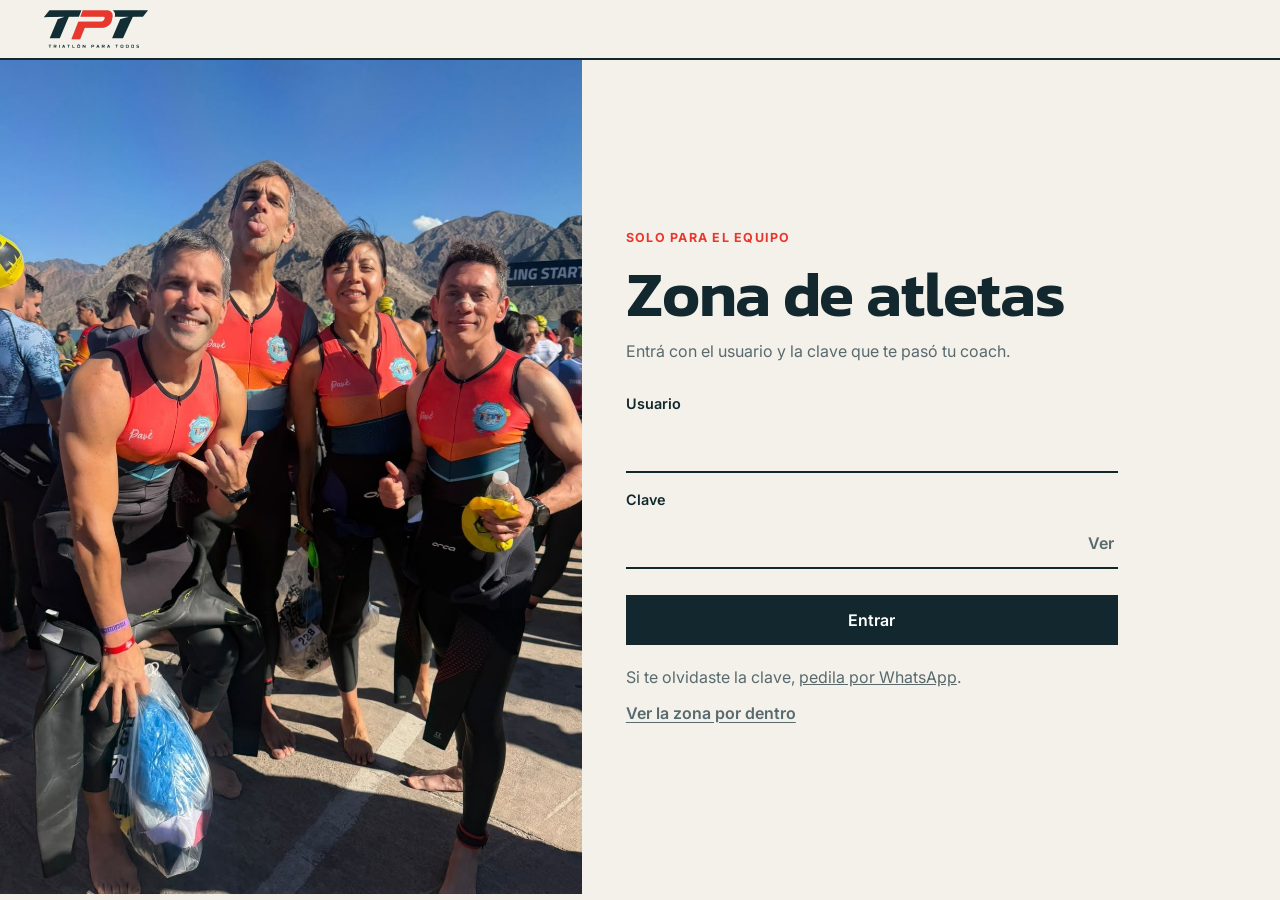
<file: atletas/index.html>
<!doctype html>
<html lang="es-AR">
<head>
<meta charset="utf-8">
<meta name="viewport" content="width=device-width, initial-scale=1">
<title>Zona de atletas · Triatlón Para Todos</title>
<meta name="description" content="Ingreso para atletas de Triatlón Para Todos: muro del equipo, agenda, calculadoras de triatlón, biblioteca y beneficios.">
<meta name="robots" content="noindex, nofollow">
<meta name="theme-color" content="#f4f1ea">
<link rel="icon" href="../assets/img/logo.png">
<link rel="preconnect" href="https://fonts.googleapis.com">
<link rel="preconnect" href="https://fonts.gstatic.com" crossorigin>
<link href="https://fonts.googleapis.com/css2?family=Kanit:wght@500;600&family=Inter:wght@400;500;600;700&display=swap" rel="stylesheet">
<link rel="stylesheet" href="atletas.css?v=5">
</head>
<body>
<a class="skip" href="#contenido">Saltar al contenido</a>

<header class="bar">
  <a href="../" class="bar-logo"><img src="../assets/img/logo-tpt-oscuro.png" alt="Triatlón Para Todos" width="416" height="152"></a>
  <nav class="tabs" aria-label="Secciones" data-tabs hidden>
    <a href="#muro">Muro</a><a href="#agenda">Agenda</a><a href="../herramientas/">Calculadoras</a><a href="#biblioteca">Biblioteca</a><a href="#beneficios">Beneficios</a>
  </nav>
  <button class="out" type="button" data-logout hidden>Salir</button>
</header>

<main id="contenido">

  <section class="login" data-view="login">
    <div class="login-art" aria-hidden="true"><img src="../assets/img/atletas-tpt-llegada-san-juan.jpg" alt=""></div>
    <div class="login-box">
      <p class="kick">Solo para el equipo</p>
      <h1>Zona de atletas</h1>
      <p class="login-sub">Entrá con el usuario y la clave que te pasó tu coach.</p>
      <form class="login-form" novalidate>
        <label for="u">Usuario</label>
        <input id="u" name="usuario" autocomplete="username" autocapitalize="none" spellcheck="false" required>
        <label for="c">Clave</label>
        <div class="pass">
          <input id="c" name="clave" type="password" autocomplete="current-password" required>
          <button type="button" class="pass-toggle" aria-pressed="false" aria-label="Mostrar clave">Ver</button>
        </div>
        <p class="login-error" role="alert" hidden></p>
        <button class="go" type="submit">Entrar</button>
      </form>
      <p class="login-help">Si te olvidaste la clave, <a href="https://wa.me/541156224730" target="_blank" rel="noopener">pedila por WhatsApp</a>.</p>
      <p class="login-help"><button type="button" class="link" data-demo>Ver la zona por dentro</button></p>
    </div>
  </section>

  <div class="zone" data-view="dash" hidden>
    <div class="hello">
      <h1 data-hello>Hola</h1>
      <p data-meta></p>
    </div>

    <section class="sec" id="muro" aria-labelledby="h-muro">
      <div class="sec-h"><span>01</span><h2 id="h-muro">Muro del equipo</h2></div>
      <form class="post" data-wall-form>
        <label for="w-t" class="sr">Tu mensaje</label>
        <textarea id="w-t" maxlength="280" placeholder="Contale al equipo cómo te fue hoy" required></textarea>
        <button class="go" type="submit">Publicar</button>
      </form>
      <ol class="feed" data-wall></ol>
    </section>

    <section class="sec" id="agenda" aria-labelledby="h-ag">
      <div class="sec-h"><span>02</span><h2 id="h-ag">Agenda</h2></div>
      <table class="agenda">
        <thead><tr><th>Fecha</th><th>Qué</th><th>Dónde</th><th><span class="sr">Asistencia</span></th></tr></thead>
        <tbody data-agenda></tbody>
      </table>
    </section>

    <section class="sec" id="biblioteca" aria-labelledby="h-bi">
      <div class="sec-h"><span>03</span><h2 id="h-bi">Biblioteca</h2></div>
      <div class="lib" data-lib></div>
    </section>

    <section class="sec" id="beneficios" aria-labelledby="h-be">
      <div class="sec-h"><span>04</span><h2 id="h-be">Beneficios y lo que hay ahora</h2></div>
      <ul class="ben" data-ben></ul>
    </section>
  </div>

</main>
<script src="atletas.js?v=4" defer></script>
</body>
</html>
</file>
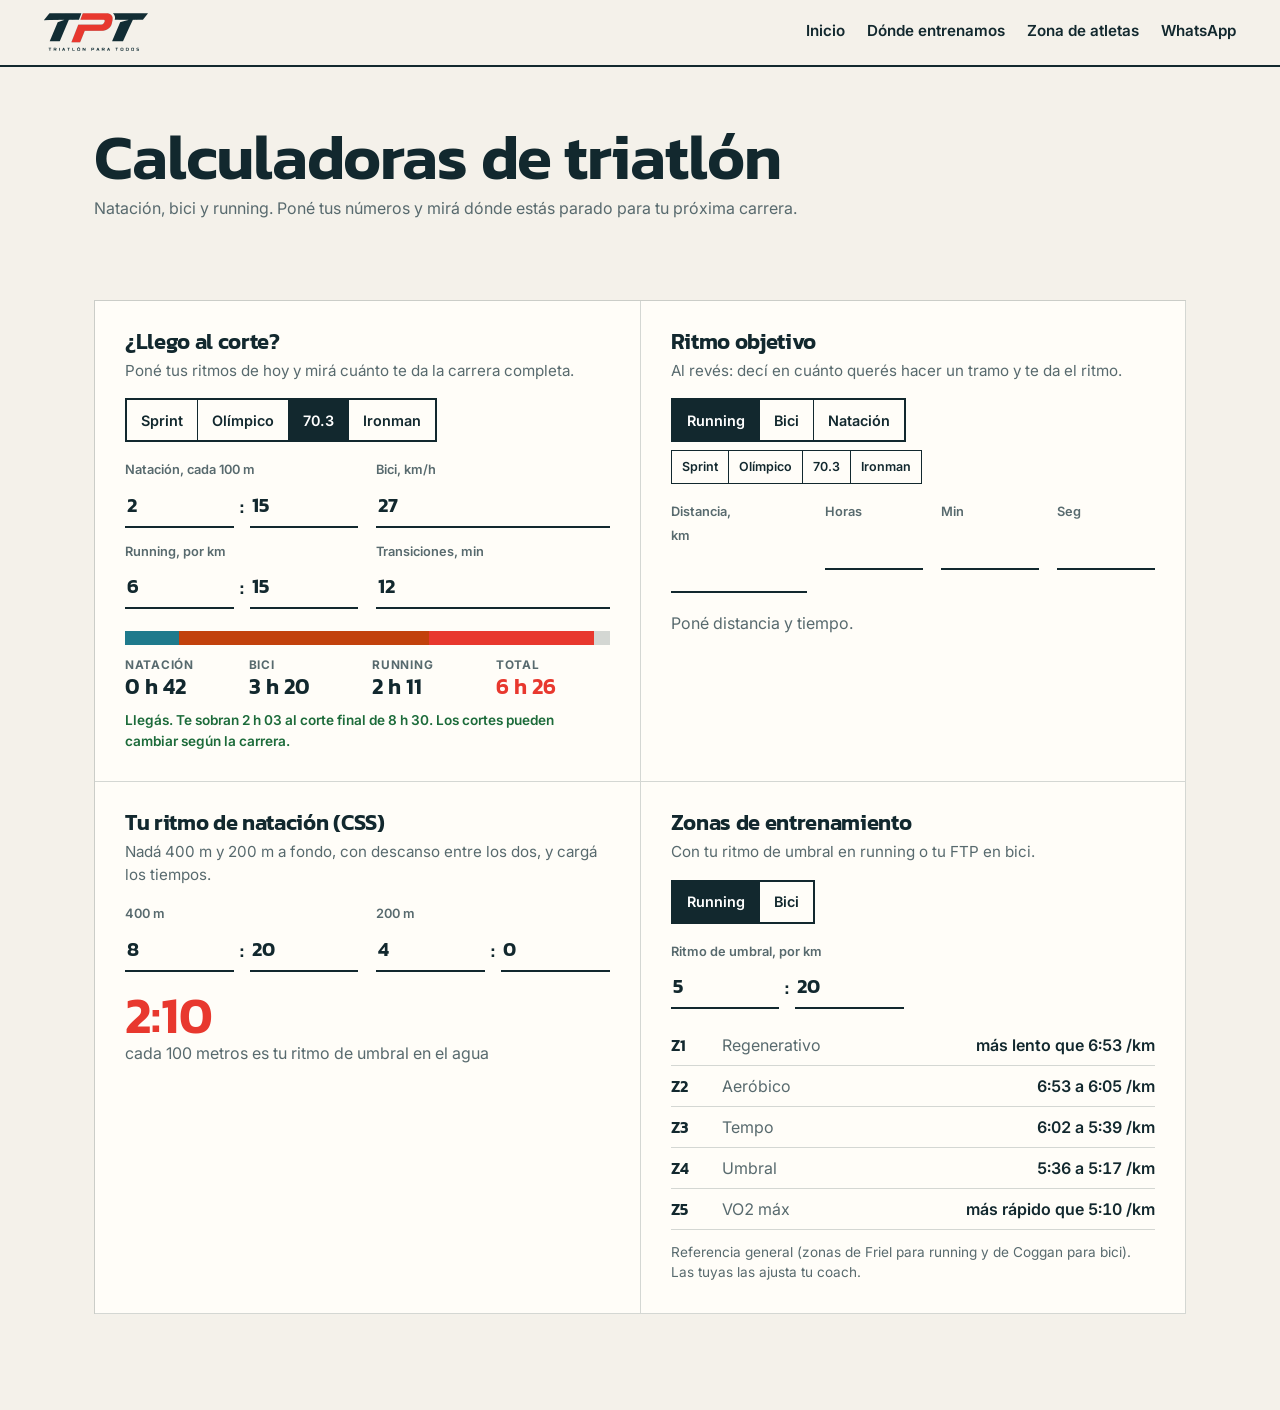
<file: herramientas/index.html>
<!doctype html>
<html lang="es-AR">
<head>
<meta charset="utf-8">
<meta name="viewport" content="width=device-width, initial-scale=1">
<title>Calculadoras de triatlón: cortes, ritmos y zonas | Triatlón Para Todos</title>
<meta name="description" content="Calculá si llegás al corte de un Ironman o un 70.3, tu ritmo objetivo en natación, bici y running, tu ritmo de natación (CSS) y tus zonas de entrenamiento.">
<meta name="theme-color" content="#f4f1ea">
<link rel="icon" href="../assets/img/logo.png">
<link rel="preconnect" href="https://fonts.googleapis.com">
<link rel="preconnect" href="https://fonts.gstatic.com" crossorigin>
<link href="https://fonts.googleapis.com/css2?family=Kanit:wght@500;600&family=Inter:wght@400;500;600;700&display=swap" rel="stylesheet">
<link rel="stylesheet" href="../atletas/atletas.css?v=5">
</head>
<body>
<a class="skip" href="#contenido">Saltar al contenido</a>
<header class="bar">
  <a href="../" class="bar-logo"><img src="../assets/img/logo-tpt-oscuro.png" alt="Triatlón Para Todos" width="416" height="152"></a>
  <nav class="tabs" aria-label="Secciones">
    <a href="../">Inicio</a><a href="../#sedes">Dónde entrenamos</a><a href="../atletas/">Zona de atletas</a><a href="https://wa.me/541156224730" target="_blank" rel="noopener">WhatsApp</a>
  </nav>
</header>
<main id="contenido">
  <div class="zone in">
    <div class="hello">
      <h1>Calculadoras de triatlón</h1>
      <p>Natación, bici y running. Poné tus números y mirá dónde estás parado para tu próxima carrera.</p>
    </div>
    <section class="sec" aria-label="Herramientas">
      <div class="tools">

        <article class="tool">
          <h3>¿Llego al corte?</h3>
          <p class="tool-d">Poné tus ritmos de hoy y mirá cuánto te da la carrera completa.</p>
          <div class="seg" role="radiogroup" aria-label="Distancia" data-race></div>
          <div class="fields">
            <label>Natación, cada 100 m<span class="mmss"><input type="number" inputmode="numeric" min="0" value="2" data-sw-m aria-label="minutos"> : <input type="number" inputmode="numeric" min="0" max="59" value="15" data-sw-s aria-label="segundos"></span></label>
            <label>Bici, km/h<input type="number" inputmode="decimal" min="1" step="any" value="27" data-bk></label>
            <label>Running, por km<span class="mmss"><input type="number" inputmode="numeric" min="0" value="6" data-rn-m aria-label="minutos"> : <input type="number" inputmode="numeric" min="0" max="59" value="15" data-rn-s aria-label="segundos"></span></label>
            <label>Transiciones, min<input type="number" inputmode="numeric" min="0" value="12" data-tr></label>
          </div>
          <div class="bar3" data-split aria-hidden="true"></div>
          <dl class="out3" data-corte></dl>
          <p class="tool-n" data-corte-n></p>
        </article>

        <article class="tool">
          <h3>Ritmo objetivo</h3>
          <p class="tool-d">Al revés: decí en cuánto querés hacer un tramo y te da el ritmo.</p>
          <div class="seg" role="radiogroup" aria-label="Disciplina" data-disc></div>
          <div class="seg seg-s" aria-label="Distancias de carrera" data-dist></div>
          <div class="fields f4">
            <label>Distancia, <span data-unit>km</span><input type="number" inputmode="decimal" min="0" step="any" data-d></label>
            <label>Horas<input type="number" inputmode="numeric" min="0" data-h></label>
            <label>Min<input type="number" inputmode="numeric" min="0" max="59" data-m></label>
            <label>Seg<input type="number" inputmode="numeric" min="0" max="59" data-s></label>
          </div>
          <p class="big" data-pace aria-live="polite">Poné distancia y tiempo.</p>
        </article>

        <article class="tool">
          <h3>Tu ritmo de natación (CSS)</h3>
          <p class="tool-d">Nadá 400 m y 200 m a fondo, con descanso entre los dos, y cargá los tiempos.</p>
          <div class="fields">
            <label>400 m<span class="mmss"><input type="number" inputmode="numeric" min="0" value="8" data-c4m aria-label="minutos"> : <input type="number" inputmode="numeric" min="0" max="59" value="20" data-c4s aria-label="segundos"></span></label>
            <label>200 m<span class="mmss"><input type="number" inputmode="numeric" min="0" value="4" data-c2m aria-label="minutos"> : <input type="number" inputmode="numeric" min="0" max="59" value="0" data-c2s aria-label="segundos"></span></label>
          </div>
          <p class="big" data-css aria-live="polite"></p>
        </article>

        <article class="tool">
          <h3>Zonas de entrenamiento</h3>
          <p class="tool-d">Con tu ritmo de umbral en running o tu FTP en bici.</p>
          <div class="seg" role="radiogroup" aria-label="Disciplina" data-zdisc></div>
          <div class="fields">
            <label data-z-run>Ritmo de umbral, por km<span class="mmss"><input type="number" inputmode="numeric" min="0" value="5" data-zm aria-label="minutos"> : <input type="number" inputmode="numeric" min="0" max="59" value="20" data-zs aria-label="segundos"></span></label>
            <label data-z-bike hidden>FTP, watts<input type="number" inputmode="numeric" min="1" value="200" data-ftp></label>
          </div>
          <table class="zt"><tbody data-zonas></tbody></table>
          <p class="tool-n">Referencia general (zonas de Friel para running y de Coggan para bici). Las tuyas las ajusta tu coach.</p>
        </article>

      </div>
    </section>
  </div>
</main>
<script>
(() => {
  const $ = (s, r = document) => r.querySelector(s);
  const $$ = (s, r = document) => [...r.querySelectorAll(s)];
  const num = (el) => +el.value || 0;
  /* ---------- Herramientas ---------- */
  const mmss = (sec) => { const t = Math.round(sec); return Math.floor(t / 60) + ':' + String(t % 60).padStart(2, '0'); };
  const hms = (sec) => { const t = Math.round(sec); const h = Math.floor(t / 3600), m = Math.floor((t % 3600) / 60); return h + ' h ' + String(m).padStart(2, '0'); };
  const seg = (el, opts, on, cb) => {
    el.innerHTML = opts.map((o) => `<button type="button" role="radio" aria-checked="${o === on}" data-v="${o}">${o}</button>`).join('');
    el.addEventListener('click', (e) => { const b = e.target.closest('[data-v]'); if (!b) return; $$('button', el).forEach((x) => x.setAttribute('aria-checked', x === b)); cb(b.dataset.v); });
  };
  // Distancias oficiales: natación en metros, bici y running en km. Cortes de las carreras marca Ironman.
  const RACES = {
    'Sprint': { sw: 750, bk: 20, rn: 5 },
    'Olímpico': { sw: 1500, bk: 40, rn: 10 },
    '70.3': { sw: 1900, bk: 90, rn: 21.1, cut: { sw: 70, bk: 330, fin: 510 } },
    'Ironman': { sw: 3800, bk: 180, rn: 42.2, cut: { sw: 140, bk: 630, fin: 1020 } }
  };

  // 1. ¿Llego al corte?
  let race = '70.3';
  function corte() {
    const r = RACES[race];
    const sw = (r.sw / 100) * (num($('[data-sw-m]')) * 60 + num($('[data-sw-s]')));
    const bk = num($('[data-bk]')) > 0 ? (r.bk / num($('[data-bk]'))) * 3600 : 0;
    const rn = r.rn * (num($('[data-rn-m]')) * 60 + num($('[data-rn-s]')));
    const tr = num($('[data-tr]')) * 60; const tot = sw + bk + rn + tr;
    if (!(sw > 0 && bk > 0 && rn > 0)) { $('[data-corte]').innerHTML = ''; $('[data-corte-n]').textContent = 'Completá los tres ritmos.'; return; }
    $('[data-split]').innerHTML = [[sw, 'var(--nat)'], [bk, 'var(--bic)'], [rn, 'var(--run)']].map(([v, c]) => `<i style="width:${(v / tot) * 100}%;background:${c}"></i>`).join('');
    $('[data-corte]').innerHTML = [['Natación', sw], ['Bici', bk], ['Running', rn]].map(([l, v]) => `<div><dt>${l}</dt><dd>${hms(v)}</dd></div>`).join('') + `<div class="tot"><dt>Total</dt><dd>${hms(tot)}</dd></div>`;
    const n = $('[data-corte-n]'); n.className = 'tool-n';
    if (!r.cut) { n.textContent = 'En Sprint y Olímpico el corte lo pone cada carrera: miralo en la guía del atleta.'; return; }
    const fails = [];
    if (sw > r.cut.sw * 60) fails.push('natación (' + hms(r.cut.sw * 60) + ')');
    if (sw + tr / 2 + bk > r.cut.bk * 60) fails.push('bici (' + hms(r.cut.bk * 60) + ' desde la largada)');
    if (tot > r.cut.fin * 60) fails.push('llegada (' + hms(r.cut.fin * 60) + ')');
    if (fails.length) { n.classList.add('no'); n.textContent = 'Con estos ritmos no pasás el corte de ' + fails.join(' ni el de ') + '. Hablalo con tu coach: se entrena.'; }
    else { n.classList.add('ok'); n.textContent = 'Llegás. Te sobran ' + hms(r.cut.fin * 60 - tot) + ' al corte final de ' + hms(r.cut.fin * 60) + '. Los cortes pueden cambiar según la carrera.'; }
  }
  seg($('[data-race]'), Object.keys(RACES), race, (v) => { race = v; corte(); });
  $$('[data-sw-m],[data-sw-s],[data-bk],[data-rn-m],[data-rn-s],[data-tr]').forEach((i) => i.addEventListener('input', corte));
  corte();

  // 2. Ritmo objetivo
  const DISC = { Running: 'rn', Bici: 'bk', 'Natación': 'sw' }; let disc = 'Running';
  const dIn = $('[data-d]'), out = $('[data-pace]');
  function ritmo() {
    const d = parseFloat(dIn.value); const t = num($('[data-h]')) * 3600 + num($('[data-m]')) * 60 + num($('[data-s]'));
    if (!(d > 0) || !(t > 0)) { out.textContent = 'Poné distancia y tiempo.'; return; }
    if (disc === 'Running') out.innerHTML = `<b>${mmss(t / d)}</b>minutos por kilómetro`;
    else if (disc === 'Natación') out.innerHTML = `<b>${mmss(t / (d / 100))}</b>cada 100 metros`;
    else out.innerHTML = `<b>${(d / (t / 3600)).toFixed(1).replace('.', ',')}</b>km/h de promedio`;
  }
  seg($('[data-disc]'), Object.keys(DISC), disc, (v) => { disc = v; $('[data-unit]').textContent = v === 'Natación' ? 'm' : 'km'; dIn.value = ''; ritmo(); });
  $('[data-dist]').innerHTML = Object.keys(RACES).map((r) => `<button type="button" data-r="${r}">${r}</button>`).join('');
  $('[data-dist]').addEventListener('click', (e) => { const b = e.target.closest('[data-r]'); if (!b) return; dIn.value = RACES[b.dataset.r][DISC[disc]]; ritmo(); });
  $$('[data-d],[data-h],[data-m],[data-s]').forEach((i) => i.addEventListener('input', ritmo));

  // 3. CSS de natación: (T400 - T200) / 2 = ritmo cada 100 m
  function css() {
    const t4 = num($('[data-c4m]')) * 60 + num($('[data-c4s]')), t2 = num($('[data-c2m]')) * 60 + num($('[data-c2s]'));
    const o = $('[data-css]');
    if (!(t4 > t2 && t2 > 0)) { o.textContent = 'El tiempo de 400 m tiene que ser mayor que el de 200 m.'; return; }
    o.innerHTML = `<b>${mmss((t4 - t2) / 2)}</b>cada 100 metros es tu ritmo de umbral en el agua`;
  }
  $$('[data-c4m],[data-c4s],[data-c2m],[data-c2s]').forEach((i) => i.addEventListener('input', css)); css();

  // 4. Zonas
  let zd = 'Running';
  const ZR = [['Z1', 'Regenerativo', 1.29, null], ['Z2', 'Aeróbico', 1.14, 1.29], ['Z3', 'Tempo', 1.06, 1.13], ['Z4', 'Umbral', 0.99, 1.05], ['Z5', 'VO2 máx', null, 0.97]];
  const ZB = [['Z1', 'Recuperación', null, 0.55], ['Z2', 'Resistencia', 0.56, 0.75], ['Z3', 'Tempo', 0.76, 0.90], ['Z4', 'Umbral', 0.91, 1.05], ['Z5', 'VO2 máx', 1.06, 1.20], ['Z6', 'Anaeróbico', 1.21, null]];
  function zonas() {
    const o = $('[data-zonas]');
    $('[data-z-run]').hidden = zd !== 'Running'; $('[data-z-bike]').hidden = zd !== 'Bici';
    if (zd === 'Running') {
      const p = num($('[data-zm]')) * 60 + num($('[data-zs]')); if (!p) { o.innerHTML = ''; return; }
      o.innerHTML = ZR.map(([z, n, a, b]) => `<tr><td>${z}</td><td>${n}</td><td>${a && b ? mmss(p * b) + ' a ' + mmss(p * a) : a ? 'más lento que ' + mmss(p * a) : 'más rápido que ' + mmss(p * b)} /km</td></tr>`).join('');
    } else {
      const f = num($('[data-ftp]')); if (!f) { o.innerHTML = ''; return; }
      o.innerHTML = ZB.map(([z, n, a, b]) => `<tr><td>${z}</td><td>${n}</td><td>${a && b ? Math.round(f * a) + ' a ' + Math.round(f * b) : a ? 'más de ' + Math.round(f * a) : 'menos de ' + Math.round(f * b)} W</td></tr>`).join('');
    }
  }
  seg($('[data-zdisc]'), ['Running', 'Bici'], zd, (v) => { zd = v; zonas(); });
  $$('[data-zm],[data-zs],[data-ftp]').forEach((i) => i.addEventListener('input', zonas)); zonas();

})();
</script>
</body>
</html>
</file>
<file: atletas/atletas.css>
/* Zona de atletas TPT. Hoja propia (no usa ../styles.css).
   Idea: una planilla de entrenamiento impresa. Papel, tinta, reglas finas, esquinas rectas.
   El rojo de TPT aparece solo donde hay que mirar o tocar. */
:root {
  --paper: #f4f1ea; --white: #fffdf8; --ink: #12282e; --mut: #586a6e; --line: #12282e; --hair: rgba(18, 40, 46, .18);
  --or: #e8382e; --nat: #1f7a8c; --bic: #c2410c; --run: #e8382e;
  --d: "Kanit", "Inter", sans-serif; --b: "Inter", system-ui, sans-serif; --m: clamp(16px, 4vw, 44px);
}
* { box-sizing: border-box; margin: 0; padding: 0; }
[hidden] { display: none !important; }
html { scroll-behavior: smooth; scroll-padding-top: 76px; }
body { background: var(--paper); color: var(--ink); font: 400 1rem/1.5 var(--b); -webkit-font-smoothing: antialiased; }
img { max-width: 100%; display: block; }
a { color: inherit; }
button, input, textarea { font: inherit; color: inherit; border-radius: 0; }
:focus-visible { outline: 2px solid var(--or); outline-offset: 2px; }
.sr { position: absolute; width: 1px; height: 1px; overflow: hidden; clip: rect(0 0 0 0); }
.skip { position: absolute; left: -999px; }
.skip:focus { left: 12px; top: 12px; background: var(--ink); color: #fff; padding: 10px 14px; z-index: 50; }
h1, h2, h3 { font-family: var(--d); font-weight: 600; letter-spacing: -.015em; line-height: 1.05; }

.bar { position: sticky; top: 0; z-index: 20; display: flex; align-items: center; gap: 20px; padding: 10px var(--m); background: var(--paper); border-bottom: 2px solid var(--line); }
.bar-logo img { width: 104px; height: auto; }
.tabs { display: flex; gap: 22px; margin-left: auto; overflow-x: auto; scrollbar-width: none; }
.tabs a { text-decoration: none; font-weight: 600; font-size: .95rem; padding: 10px 0; white-space: nowrap; border-bottom: 2px solid transparent; }
.tabs a:hover { border-color: var(--or); }
.out { background: none; border: 0; font-weight: 600; text-decoration: underline; text-underline-offset: 4px; cursor: pointer; padding: 10px 0; }
.go { min-height: 50px; padding: 0 26px; background: var(--ink); color: #fff; border: 0; font-weight: 600; cursor: pointer; transition: background-color .2s; }
.go:hover { background: var(--or); }
.go:disabled { opacity: .7; cursor: progress; }
.link { background: none; border: 0; font-weight: 600; text-decoration: underline; text-underline-offset: 3px; cursor: pointer; }
.link:hover, .login-help a:hover { color: var(--or); }

/* Ingreso */
.login { display: grid; grid-template-columns: minmax(0, 5fr) minmax(0, 6fr); min-height: calc(100svh - 66px); }
.login-art { overflow: hidden; }
.login-art img { width: 100%; height: 100%; object-fit: cover; }
.login-box { padding: clamp(40px, 7vw, 96px) var(--m); display: grid; align-content: center; gap: 12px; max-width: 580px; }
.kick { font-weight: 700; font-size: .78rem; letter-spacing: .1em; text-transform: uppercase; color: var(--or); }
.login-box h1 { font-size: clamp(2.6rem, 6vw, 4rem); }
.login-sub, .login-help { color: var(--mut); }
.login-form { display: grid; gap: 6px; margin: 8px 0; }
.login-form label { font-weight: 600; font-size: .9rem; margin-top: 10px; }
.login-form input { width: 100%; min-height: 52px; padding: 0 2px; font-size: 1.1rem; background: transparent; border: 0; border-bottom: 2px solid var(--line); }
.login-form input:focus { outline: none; border-color: var(--or); }
.pass { position: relative; }
.pass-toggle { position: absolute; right: 0; top: 50%; transform: translateY(-50%); background: none; border: 0; font-weight: 600; padding: 10px 4px; cursor: pointer; color: var(--mut); }
.login-error { color: #8a1410; font-weight: 600; margin-top: 8px; }
.login-form .go { margin-top: 20px; }

/* Zona */
.zone { max-width: 1180px; margin: 0 auto; padding: clamp(28px, 5vw, 56px) var(--m) 96px; opacity: 0; transition: opacity .4s ease; }
.zone.in { opacity: 1; }
.hello h1 { font-size: clamp(2.4rem, 6vw, 4rem); }
.hello p { color: var(--mut); margin-top: 6px; }
.sec { margin-top: clamp(44px, 7vw, 80px); }
.sec-h { display: flex; align-items: baseline; gap: 14px; border-top: 2px solid var(--line); padding-top: 12px; margin-bottom: 22px; }
.sec-h span { font: 700 .8rem var(--b); color: var(--or); letter-spacing: .06em; }
.sec-h h2 { font-size: clamp(1.5rem, 3.4vw, 2.2rem); }

/* Muro: lista corrida, sin tarjetas */
.post { display: grid; grid-template-columns: minmax(0, 1fr) auto; border: 2px solid var(--line); background: var(--white); max-width: 760px; }
.post textarea { min-height: 50px; height: 50px; resize: vertical; padding: 13px 14px; border: 0; background: transparent; }
.post textarea:focus { outline: none; box-shadow: inset 0 -3px 0 var(--or); }
.feed { list-style: none; max-width: 760px; }
.feed li { padding: 20px 0; border-bottom: 1px solid var(--hair); display: grid; gap: 10px; }
.feed .who { font-size: .88rem; color: var(--mut); }
.feed .who b { color: var(--ink); font-weight: 600; }
.feed p { font-size: 1.12rem; line-height: 1.4; }
.rx { display: flex; flex-wrap: wrap; gap: 4px; }
.rx button { display: inline-flex; align-items: center; gap: 5px; min-height: 36px; padding: 0 9px; background: transparent; border: 1px solid transparent; cursor: pointer; font-size: 1.15rem; line-height: 1; border-color: var(--hair); transition: transform .15s, border-color .15s; }
.rx button:hover { border-color: var(--line); transform: translateY(-2px); }
.rx button[aria-pressed="true"] { border: 2px solid var(--line); background: var(--white); }
.rx b { font: 600 .82rem var(--b); }

/* Agenda: tabla */
.agenda { width: 100%; border-collapse: collapse; }
.agenda th { text-align: left; font-size: .76rem; letter-spacing: .08em; text-transform: uppercase; color: var(--mut); padding: 0 12px 8px 0; border-bottom: 1px solid var(--line); }
.agenda td { padding: 16px 12px 16px 0; border-bottom: 1px solid var(--hair); vertical-align: top; }
.agenda .dt b { display: block; font: 600 1.5rem/1 var(--d); }
.agenda .dt span { font-size: .85rem; color: var(--mut); }
.agenda .wt b { font-weight: 600; display: block; }
.agenda .wt span { font-size: .78rem; font-weight: 700; letter-spacing: .06em; text-transform: uppercase; color: var(--or); }
.agenda .wh { color: var(--mut); }
.agenda .act { text-align: right; padding-right: 0; }
.voy { min-height: 40px; padding: 0 16px; background: transparent; border: 2px solid var(--line); font-weight: 600; cursor: pointer; white-space: nowrap; }
.voy[aria-pressed="true"] { background: var(--ink); color: #fff; }

/* Herramientas */
.tools { display: grid; grid-template-columns: repeat(2, minmax(0, 1fr)); border-left: 1px solid var(--hair); border-top: 1px solid var(--hair); }
.tool { padding: clamp(18px, 3vw, 30px); border-right: 1px solid var(--hair); border-bottom: 1px solid var(--hair); background: var(--white); min-width: 0; }
.tool h3 { font-size: 1.35rem; }
.tool-d { color: var(--mut); margin: 6px 0 16px; font-size: .95rem; }
.tool-n { color: var(--mut); font-size: .85rem; margin-top: 12px; }
.seg { display: flex; flex-wrap: wrap; border: 2px solid var(--line); width: fit-content; max-width: 100%; }
.seg button { min-height: 40px; padding: 0 14px; background: transparent; border: 0; border-right: 1px solid var(--line); font-weight: 600; font-size: .9rem; cursor: pointer; }
.seg button:last-child { border-right: 0; }
.seg button[aria-checked="true"] { background: var(--ink); color: #fff; }
.seg-s { border-width: 1px; margin-top: 8px; }
.seg-s button { min-height: 32px; font-size: .78rem; padding: 0 10px; }
.fields { display: grid; grid-template-columns: repeat(2, minmax(0, 1fr)); gap: 14px 18px; margin-top: 18px; }
.fields.f4 { grid-template-columns: 1.4fr 1fr 1fr 1fr; }
.fields label { display: grid; gap: 4px; font-size: .8rem; font-weight: 600; color: var(--mut); align-content: start; }
.fields input { width: 100%; min-height: 44px; padding: 0 2px; font: 600 1.25rem var(--d); color: var(--ink); background: transparent; border: 0; border-bottom: 2px solid var(--line); font-variant-numeric: tabular-nums; -moz-appearance: textfield; appearance: textfield; }
.fields input::-webkit-outer-spin-button, .fields input::-webkit-inner-spin-button { -webkit-appearance: none; }
.fields input:focus { outline: none; border-color: var(--or); }
.mmss { display: grid; grid-template-columns: 1fr auto 1fr; align-items: center; gap: 6px; font: 600 1.25rem var(--d); color: var(--ink); }
.big { margin-top: 18px; color: var(--mut); }
.big b { display: block; font: 600 clamp(2.4rem, 6vw, 3.2rem)/1 var(--d); color: var(--or); font-variant-numeric: tabular-nums; }
.bar3 { display: flex; height: 14px; margin-top: 22px; background: var(--hair); }
.bar3 i { display: block; height: 100%; transition: width .4s ease; }
.out3 { display: grid; grid-template-columns: repeat(4, minmax(0, 1fr)); gap: 10px; margin-top: 12px; }
.out3 dt { font-size: .74rem; font-weight: 700; letter-spacing: .06em; text-transform: uppercase; color: var(--mut); }
.out3 dd { font: 600 1.35rem/1.1 var(--d); font-variant-numeric: tabular-nums; }
.out3 .tot dd { color: var(--or); }
.tool-n.ok { color: #1c6b3a; font-weight: 600; } .tool-n.no { color: #8a1410; font-weight: 600; }
.zt { width: 100%; border-collapse: collapse; margin-top: 16px; }
.zt td { padding: 8px 0; border-bottom: 1px solid var(--hair); font-variant-numeric: tabular-nums; }
.zt td:first-child { font: 600 1rem var(--d); width: 3.2em; }
.zt td:last-child { text-align: right; font-weight: 600; }
.zt td:nth-child(2) { color: var(--mut); }

/* Biblioteca */
.lib { display: grid; grid-template-columns: repeat(2, minmax(0, 1fr)); gap: 8px 40px; }
.lib h3 { font-size: 1.15rem; padding: 14px 0 8px; border-bottom: 1px solid var(--line); }
.lib ul { list-style: none; }
.lib li { display: grid; grid-template-columns: 62px minmax(0, 1fr); gap: 12px; padding: 12px 0; border-bottom: 1px solid var(--hair); }
.lib li span { font-size: .72rem; font-weight: 700; letter-spacing: .06em; text-transform: uppercase; color: var(--or); padding-top: 4px; }
.lib li b { font-weight: 600; display: block; }
.lib li em { font-style: normal; color: var(--mut); font-size: .9rem; }

/* Beneficios */
.ben { list-style: none; display: grid; grid-template-columns: repeat(2, minmax(0, 1fr)); gap: 0 40px; }
.ben li { display: grid; grid-template-columns: minmax(0, 1fr) auto; gap: 4px 16px; padding: 18px 0; border-bottom: 1px solid var(--hair); align-content: start; }
.ben span { grid-column: 1 / -1; font-size: .72rem; font-weight: 700; letter-spacing: .06em; text-transform: uppercase; color: var(--or); }
.ben b { font: 600 1.25rem var(--d); }
.ben i { font-style: normal; font-weight: 600; text-align: right; }
.ben p { grid-column: 1 / -1; color: var(--mut); }

@media (max-width: 860px) {
  .login { grid-template-columns: minmax(0, 1fr); }
  .login-art { height: 26svh; }
  .tools, .lib, .ben { grid-template-columns: minmax(0, 1fr); }
  .bar { flex-wrap: wrap; gap: 4px 16px; }
  .tabs { order: 3; width: 100%; margin: 0; gap: 18px; }
  .out { margin-left: auto; }
  .agenda thead { display: none; }
  .agenda tr { display: grid; grid-template-columns: 84px minmax(0, 1fr) auto; gap: 2px 10px; padding: 14px 0; border-bottom: 1px solid var(--hair); }
  .agenda td { padding: 0; border: 0; }
  .agenda .dt { grid-row: span 2; } .agenda .wh { grid-column: 2; } .agenda .act { grid-column: 3; grid-row: 1 / span 2; align-self: center; }
}
@media (min-width: 861px) { .out { margin-left: 8px; } .bar:has(.tabs[hidden]) .out { margin-left: auto; } }
@media (max-width: 520px) {
  .fields.f4 { grid-template-columns: repeat(3, minmax(0, 1fr)); }
  .fields.f4 label:first-child { grid-column: 1 / -1; }
  .out3 { grid-template-columns: repeat(2, minmax(0, 1fr)); }
  .post { grid-template-columns: minmax(0, 1fr); }
}
@media (prefers-reduced-motion: reduce) { html { scroll-behavior: auto; } .rx button:hover { transform: none; } }
</file>
